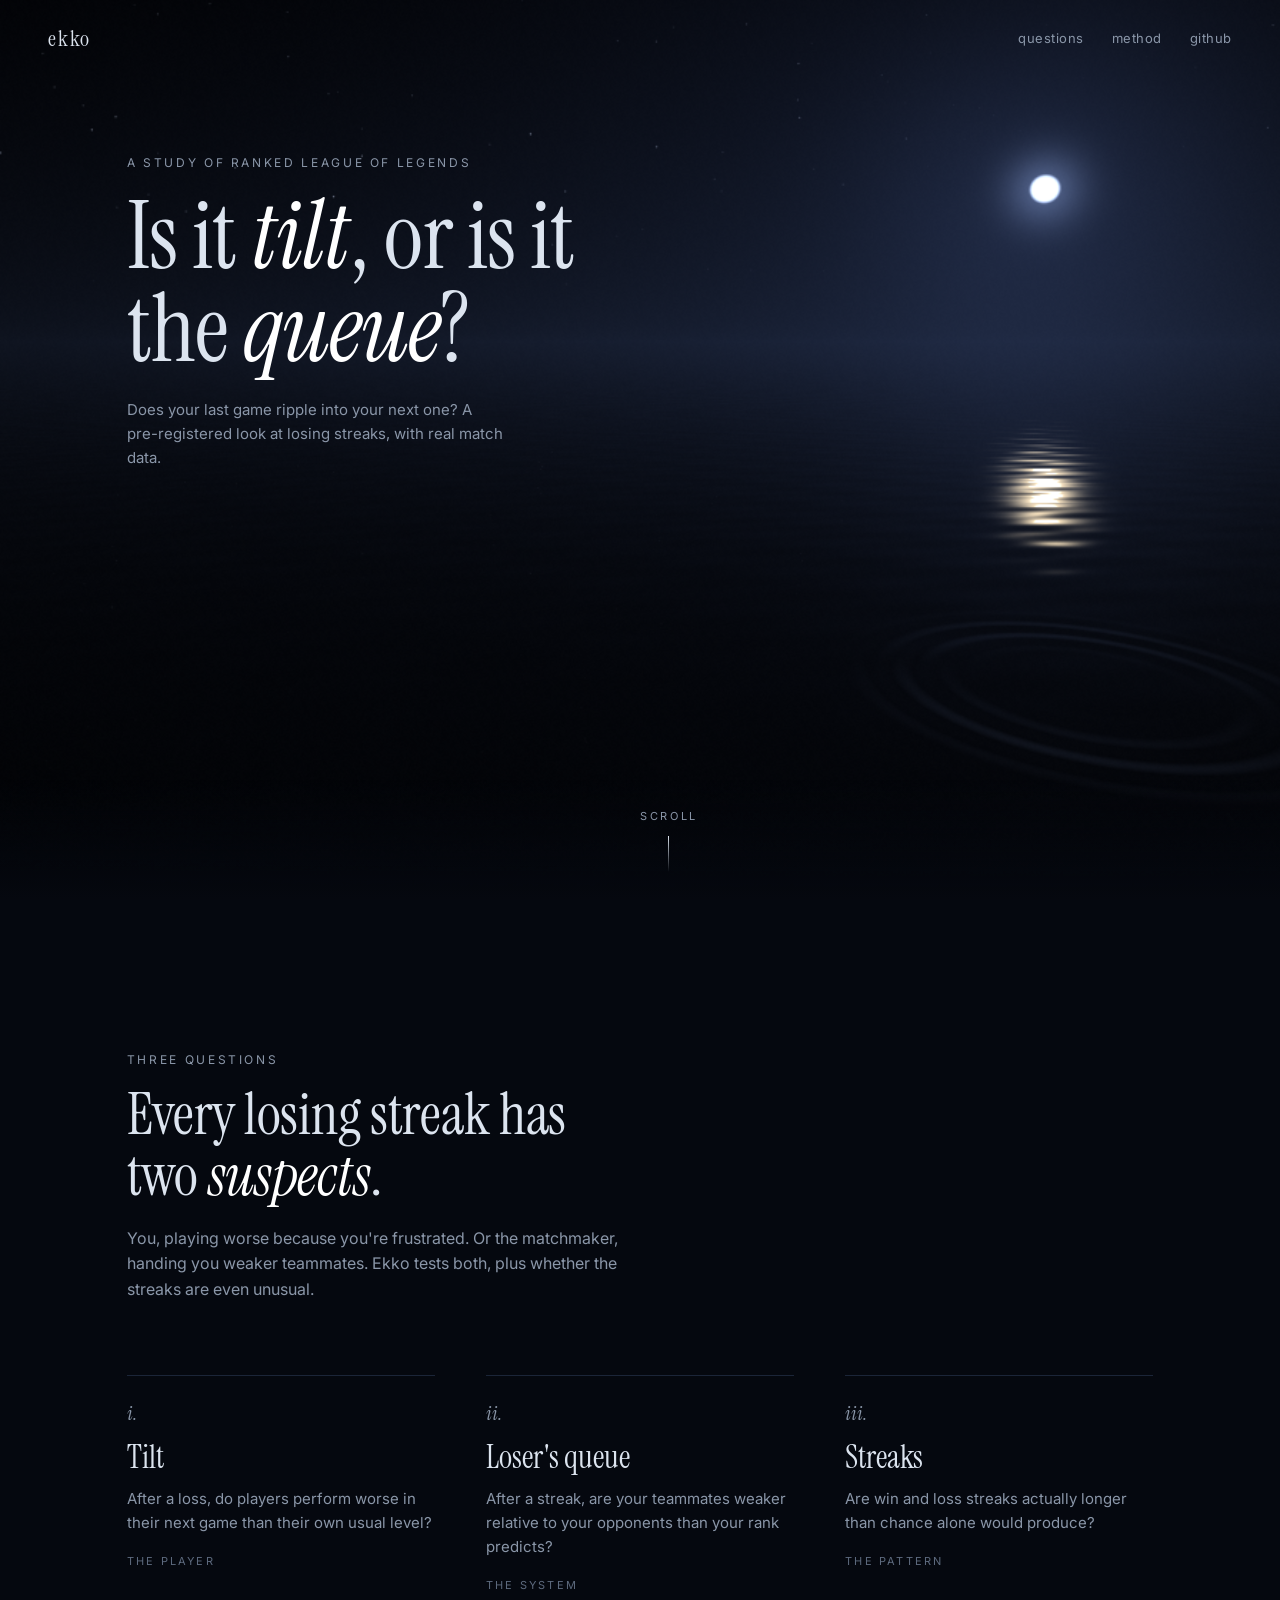
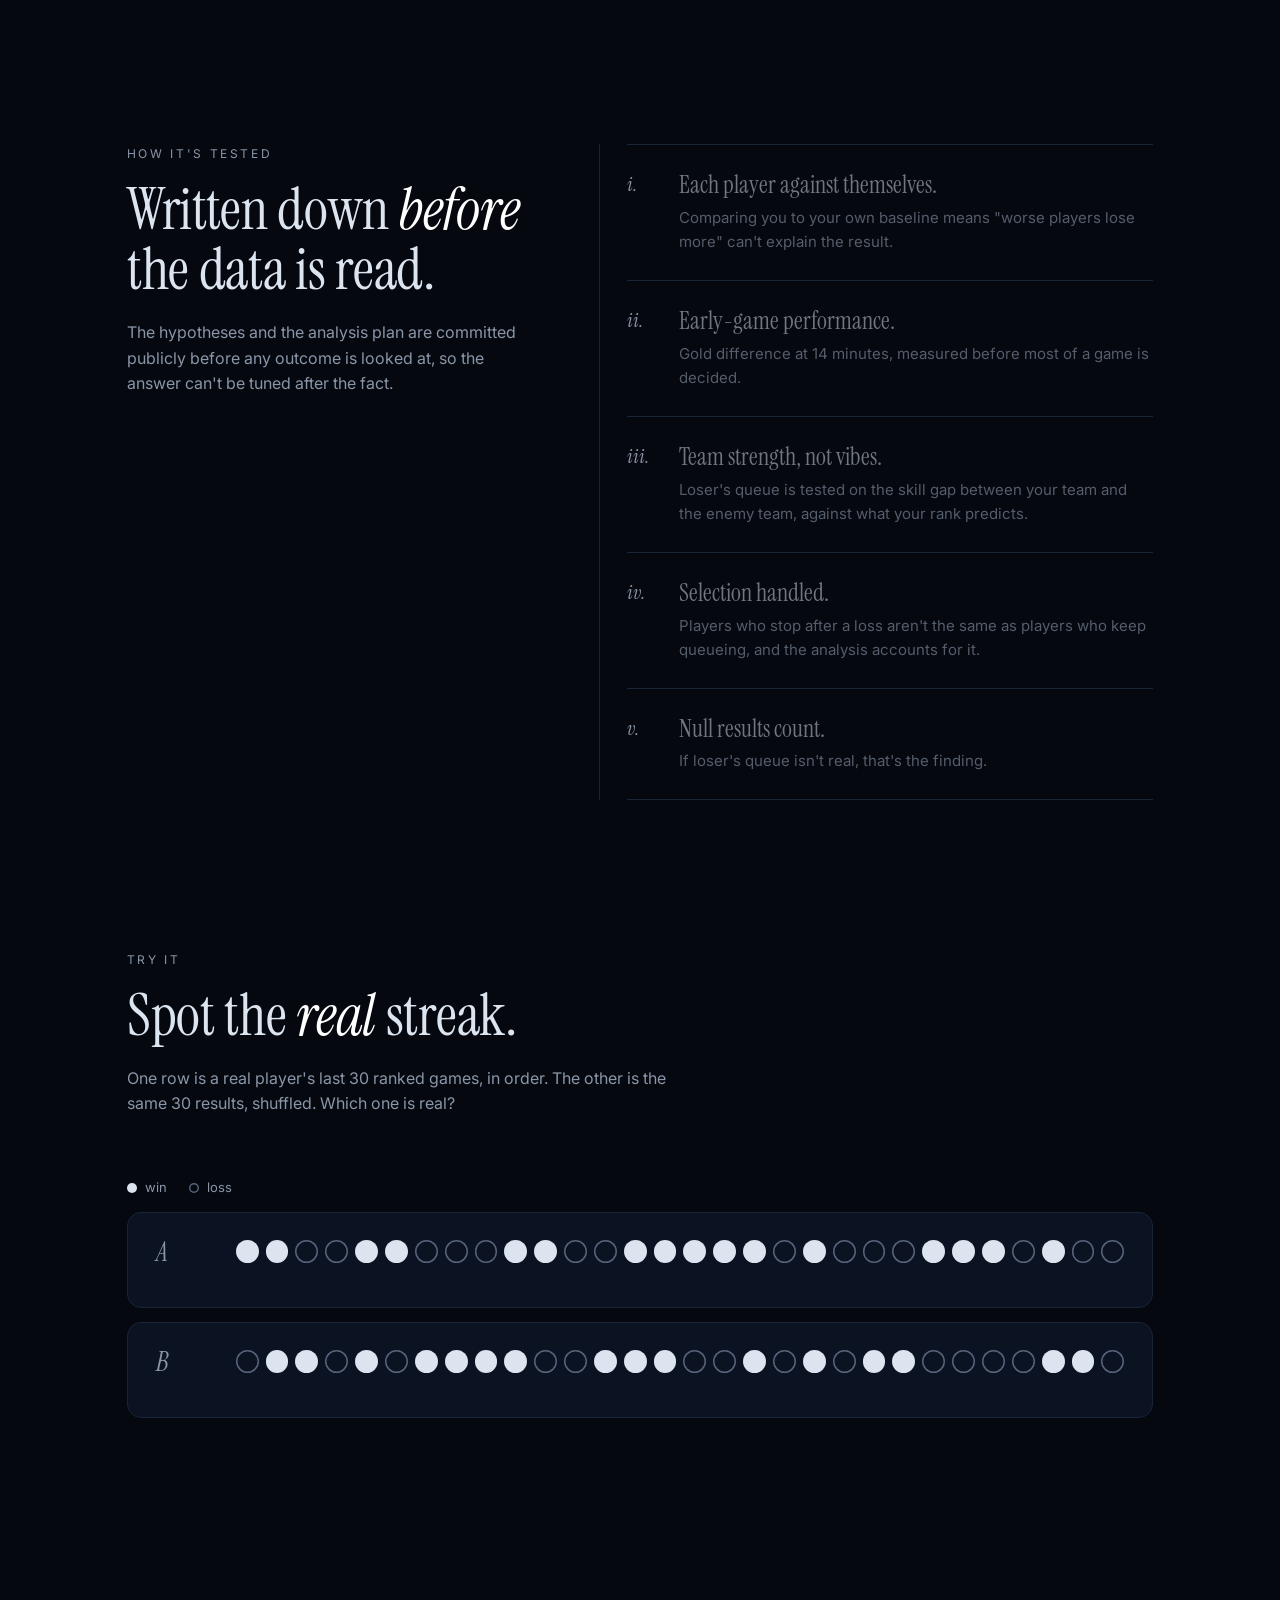
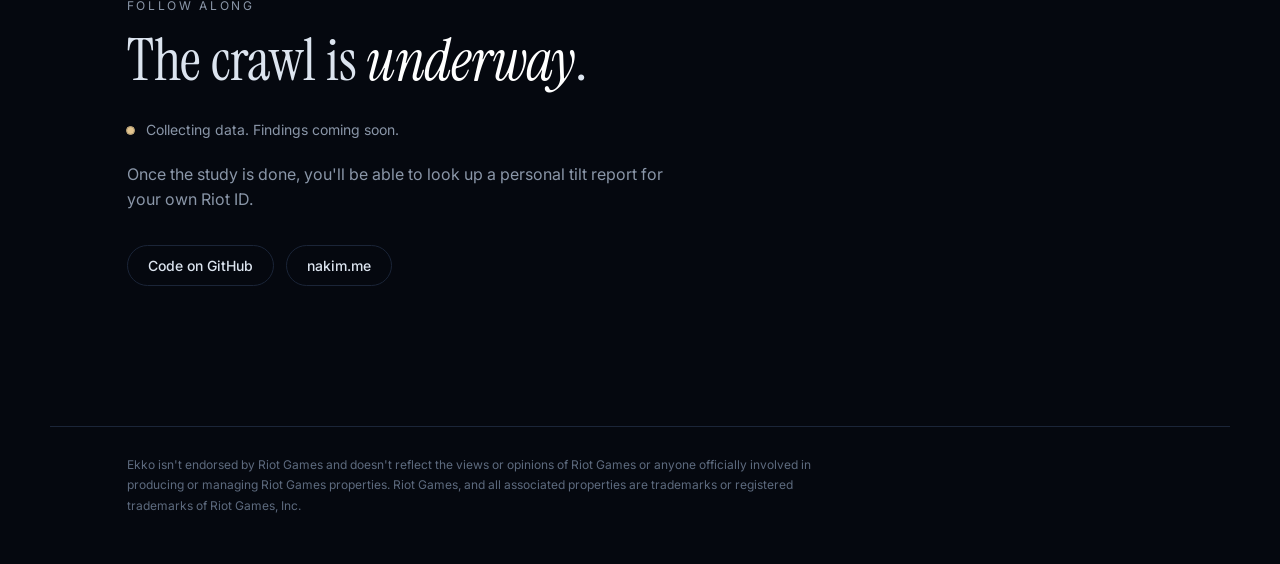
<file: app/web/index.html>
<!doctype html>
<html lang="en">
<head>
  <meta charset="utf-8">
  <meta name="viewport" content="width=device-width, initial-scale=1">
  <title>Ekko: Is It Tilt, or Is It the Queue?</title>
  <meta name="description" content="A pre-registered study of ranked League of Legends losing streaks: is it tilt, or is it the matchmaker?">
  <meta property="og:title" content="Ekko: Is it tilt, or is it the queue?">
  <meta property="og:description" content="A pre-registered study of ranked losing streaks with real Riot API data.">
  <meta name="theme-color" content="#05080f">
  <link rel="preconnect" href="https://fonts.googleapis.com">
  <link rel="preconnect" href="https://fonts.gstatic.com" crossorigin>
  <link href="https://fonts.googleapis.com/css2?family=Instrument+Serif:ital@0;1&family=Inter:wght@400;500&display=swap" rel="stylesheet">
  <style>
    :root {
      color-scheme: dark;
      --ink: #05080f;
      --night: #0b1222;
      --mist: #1b2538;
      --silver: #dce4ef;
      --muted: #8a96a8;
      --gold: #e3c58f;
      --gutter: clamp(16px, 6vw, 96px);
    }
    * { box-sizing: border-box; }
    html { background: var(--ink); scroll-behavior: smooth; }
    body { margin: 0; background: var(--ink); color: var(--silver); font: 15px/1.6 Inter, system-ui, sans-serif; overflow-x: hidden; }
    a { color: inherit; }
    em { font-style: italic; }

    /* ---------- Hero ---------- */
    .hero-wrap { position: relative; height: 100vh; height: 100svh; min-height: 560px; overflow: hidden; }
    canvas#water {
      position: absolute; inset: 0; width: 100%; height: 100%; display: block;
      background: linear-gradient(to bottom, #04060c 0%, #0d1424 38%, #070b15 39%, #03050a 100%);
    }
    .hero-wrap::after { /* water settles into the page */
      content: ""; position: absolute; left: 0; right: 0; bottom: 0; height: 120px; pointer-events: none;
      background: linear-gradient(to bottom, transparent, var(--ink));
    }
    nav {
      position: absolute; top: 0; left: 0; right: 0; z-index: 2;
      display: flex; justify-content: space-between; align-items: center; gap: 16px;
      padding: 24px clamp(16px, 4vw, 48px);
      font-size: 13px; letter-spacing: 0.04em; color: var(--muted);
    }
    nav .wordmark { font: 400 22px "Instrument Serif", serif; letter-spacing: 0.08em; color: var(--silver); text-decoration: none; }
    nav .links { display: flex; gap: clamp(14px, 3vw, 28px); }
    nav a { color: var(--muted); text-decoration: none; transition: color .3s; }
    nav a:hover { color: var(--silver); }
    @media (max-width: 520px) { nav .links .opt { display: none; } }
    .hero {
      position: relative; z-index: 1; height: 100%;
      display: flex; flex-direction: column; justify-content: flex-start;
      padding: clamp(110px, 17vh, 170px) var(--gutter) 0;
      padding-left: max(var(--gutter), calc((100% - 1180px) / 2 + var(--gutter)));
      pointer-events: none;
    }
    .hero .eyebrow { opacity: 0; animation: rise 1.6s .4s ease-out forwards; }
    h1 {
      margin: 18px 0 0; max-width: 11ch;
      font: 400 clamp(46px, 7.4vw, 104px)/0.98 "Instrument Serif", serif; letter-spacing: -0.01em;
      opacity: 0; animation: rise 2s .7s ease-out forwards;
    }
    h1 em { color: #fff; }
    .sub {
      margin: 22px 0 0; max-width: 42ch; color: var(--muted);
      opacity: 0; animation: rise 2s 1.1s ease-out forwards;
    }
    .cue {
      position: absolute; z-index: 2; left: 50%; bottom: 28px; transform: translateX(-50%);
      display: grid; justify-items: center; gap: 10px; text-decoration: none;
      font-size: 11px; letter-spacing: 0.24em; text-transform: uppercase; color: var(--muted);
      opacity: 0; animation: rise 2s 2s ease-out forwards;
    }
    .cue i { width: 1px; height: 36px; background: linear-gradient(var(--silver), transparent); animation: drip 2.4s ease-in-out infinite; transform-origin: top; }
    @keyframes rise { from { opacity: 0; transform: translateY(10px); } to { opacity: 1; transform: none; } }
    @keyframes drip { 0% { transform: scaleY(0); opacity: 1; } 60% { transform: scaleY(1); opacity: 1; } 100% { transform: scaleY(1); opacity: 0; } }

    /* ---------- Sections ---------- */
    .eyebrow { font-size: 12px; letter-spacing: 0.22em; text-transform: uppercase; color: var(--muted); }
    section { position: relative; max-width: 1180px; margin: 0 auto; padding: clamp(80px, 13vw, 150px) var(--gutter) 0; }
    h2 {
      margin: 16px 0 0; max-width: 18ch;
      font: 400 clamp(34px, 4.6vw, 58px)/1.04 "Instrument Serif", serif; letter-spacing: -0.005em;
    }
    h2 em { color: #fff; }
    /* A drop lands behind each heading as its section arrives: two rings, flattened like the hero's water. */
    h2 { position: relative; isolation: isolate; }
    .js .reveal h2::before, .js .reveal h2::after {
      content: ""; position: absolute; z-index: -1; pointer-events: none;
      left: -60px; top: 50%; width: 260px; height: 96px; margin-top: -48px;
      border-radius: 50%; border: 1px solid rgba(220, 228, 239, .75);
      opacity: 0; transform: scale(.15);
    }
    .js .reveal.in h2::before { animation: hring 3.4s .35s ease-out both; }
    .js .reveal.in h2::after { animation: hring 3.4s .95s ease-out both; }
    @keyframes hring {
      0% { opacity: 0; transform: scale(.15); }
      8% { opacity: .6; }
      100% { opacity: 0; transform: scale(1.8); }
    }
    .intro { margin: 20px 0 0; max-width: 54ch; color: var(--muted); font-size: 16px; }

    /* Three questions */
    .questions { display: grid; grid-template-columns: repeat(3, 1fr); gap: clamp(28px, 4vw, 56px); margin-top: clamp(48px, 6vw, 72px); }
    .q { border-top: 1px solid var(--mist); padding-top: 24px; }
    .q .num { font: italic 400 20px "Instrument Serif", serif; color: var(--muted); }
    .q h3 { margin: 14px 0 12px; font: 400 32px/1.1 "Instrument Serif", serif; }
    .q p { margin: 0; color: var(--muted); }
    .q .side { display: block; margin-top: 18px; font-size: 11px; letter-spacing: 0.2em; text-transform: uppercase; color: #5d6a7e; }
    @media (max-width: 820px) { .questions { grid-template-columns: 1fr; } }

    /* Method */
    .method { display: grid; grid-template-columns: minmax(0, 5fr) minmax(0, 7fr); gap: clamp(32px, 6vw, 96px); align-items: start; }
    .method .head { position: sticky; top: 64px; }
    .steps { position: relative; padding-left: 28px; }
    .drip { position: absolute; left: 0; top: 0; bottom: 0; width: 1px; background: var(--mist); }
    .drip i {
      position: absolute; inset: 0; transform-origin: top; transform: scaleY(var(--p, 0));
      background: linear-gradient(to bottom, rgba(220, 228, 239, .12), var(--silver));
    }
    .drip b {
      position: absolute; left: -2px; top: calc(var(--p, 0) * 100% - 2px); width: 5px; height: 5px; border-radius: 50%;
      background: var(--silver); box-shadow: 0 0 12px 2px rgba(220, 228, 239, .35);
      opacity: var(--tip, 0); transition: opacity .5s;
    }
    .js .steps li::before, .js .steps li strong, .js .steps li span { transition: color .7s, opacity .7s; }
    .js .steps li:not(.lit) strong { opacity: .5; }
    .js .steps li:not(.lit) span { opacity: .6; }
    .steps li.lit::before { color: var(--silver); }
    @media (max-width: 600px) { .steps { padding-left: 18px; } }
    .method ol { list-style: none; margin: 0; padding: 0; counter-reset: m; }
    .method li { counter-increment: m; display: grid; grid-template-columns: 44px 1fr; gap: 8px; padding: 26px 0; border-top: 1px solid var(--mist); }
    .method li:last-child { border-bottom: 1px solid var(--mist); }
    .method li::before { content: counter(m, lower-roman) "."; font: italic 400 20px/1.3 "Instrument Serif", serif; color: var(--muted); }
    .method li strong { display: block; font: 400 24px/1.2 "Instrument Serif", serif; color: var(--silver); margin-bottom: 6px; }
    .method li span { color: var(--muted); }
    @media (max-width: 820px) { .method { grid-template-columns: 1fr; } .method .head { position: static; } }

    /* Spot the real streak */
    .game { margin-top: clamp(40px, 5vw, 60px); display: grid; gap: 14px; }
    .row {
      display: grid; grid-template-columns: 64px 1fr; align-items: center; gap: 16px;
      width: 100%; padding: 22px clamp(16px, 2.4vw, 28px); text-align: left;
      background: var(--night); border: 1px solid var(--mist); border-radius: 14px;
      color: inherit; font: inherit; cursor: pointer;
      transition: border-color .4s, background .4s, box-shadow .6s;
    }
    .row:hover:not(:disabled) { border-color: #33415a; background: #0e1629; }
    .row:focus-visible { outline: 1px solid var(--silver); outline-offset: 3px; }
    .row:disabled { cursor: default; }
    .row .label { font: italic 400 26px "Instrument Serif", serif; color: var(--muted); }
    .pips { display: grid; grid-template-columns: repeat(30, minmax(0, 1fr)); gap: clamp(3px, 0.6vw, 7px); }
    .pips { position: relative; }
    .pip { position: relative; aspect-ratio: 1; border-radius: 50%; transition: background-color .5s, box-shadow .5s; }
    .pip.w { background: var(--silver); }
    .pip.l { box-shadow: inset 0 0 0 1.5px #56637a; }
    /* Deal: results fall in like rain, each with a small ring. Held until the game scrolls into view. */
    .pip.drop { animation: pipdrop .55s cubic-bezier(.2, .7, .3, 1) calc(var(--i) * 32ms) both; }
    .pip.drop::after {
      content: ""; position: absolute; inset: 0; border-radius: 50%; border: 1px solid var(--silver);
      animation: pipring .9s ease-out calc(var(--i) * 32ms + .3s) both;
    }
    .game:not(.live) .pip, .game:not(.live) .pip::after { animation-play-state: paused; }
    @keyframes pipdrop { from { opacity: 0; transform: translateY(-14px) scale(.5); } to { opacity: 1; transform: none; } }
    @keyframes pipring { 0% { opacity: 0; } 1% { opacity: .5; transform: scale(1); } 100% { opacity: 0; transform: scale(2.4); } }
    /* Reveal: a gold wave runs along the real row. */
    .row.real .pip { transition-delay: calc(var(--i) * 28ms); animation: glint .8s ease-out calc(var(--i) * 28ms) both; }
    .row.real .pip.l { box-shadow: inset 0 0 0 1.5px rgba(227, 197, 143, .55); }
    @keyframes glint { 0%, 100% { transform: none; } 35% { transform: scale(1.3); filter: brightness(1.5); } }
    .streak {
      position: absolute; height: 1.5px; border-radius: 1px; background: var(--muted);
      transform: scaleX(0); transform-origin: left; transition: transform .9s cubic-bezier(.3, .7, .3, 1) var(--delay, 0s);
    }
    .streak.on { transform: scaleX(1); }
    .row.real .streak { background: var(--gold); }
    .row .verdict { grid-column: 2; min-height: 0; font-size: 13px; color: var(--muted); opacity: 0; transition: opacity .6s; }
    .row.revealed .verdict { opacity: 1; }
    .row.real { border-color: rgba(227, 197, 143, .55); box-shadow: 0 0 40px -12px rgba(227, 197, 143, .25); }
    .row.real .label, .row.real .verdict b { color: var(--gold); }
    .row.real .pip.w { background: #f1e3c4; }
    .row .verdict b { font-weight: 500; color: var(--silver); }
    @media (max-width: 600px) {
      .row { grid-template-columns: 1fr; gap: 12px; }
      .row .verdict { grid-column: 1; }
      .pips { grid-template-columns: repeat(15, minmax(0, 1fr)); row-gap: 12px; }
    }
    .legend { display: flex; flex-wrap: wrap; gap: 22px; align-items: center; font-size: 13px; color: var(--muted); }
    .legend .pip { width: 10px; display: inline-block; vertical-align: -1px; margin-right: 8px; }
    .result { margin-top: 26px; display: grid; grid-template-columns: minmax(0, 1fr) auto; gap: 24px; align-items: start; }
    .result p { margin: 0; max-width: 62ch; color: var(--muted); }
    .result p strong { color: var(--silver); font-weight: 500; }
    .result[hidden] { display: none; }
    .button {
      display: inline-flex; align-items: center; gap: 10px; padding: 11px 20px;
      border: 1px solid var(--mist); border-radius: 999px; background: transparent;
      color: var(--silver); font: 500 14px Inter, system-ui, sans-serif; text-decoration: none; cursor: pointer;
      transition: border-color .3s, background .3s; white-space: nowrap;
    }
    .button:hover { border-color: #3a4862; background: rgba(27, 37, 56, .4); }
    .button:focus-visible { outline: 1px solid var(--silver); outline-offset: 3px; }
    .tally { margin-top: 14px; font-size: 13px; color: #5d6a7e; }
    @media (max-width: 600px) { .result { grid-template-columns: 1fr; } }

    /* Follow along */
    .follow { padding-bottom: clamp(90px, 12vw, 140px); }
    .status { display: inline-flex; align-items: center; gap: 12px; margin-top: 28px; font-size: 14px; color: var(--muted); }
    .status i { position: relative; width: 7px; height: 7px; border-radius: 50%; background: var(--gold); }
    .status i::after { content: ""; position: absolute; inset: -1px; border-radius: 50%; border: 1px solid var(--gold); animation: ring 3.2s ease-out infinite; }
    @keyframes ring { from { transform: scale(1); opacity: .8; } to { transform: scale(4.2); opacity: 0; } }
    .follow .links { display: flex; flex-wrap: wrap; gap: 12px; margin-top: 32px; }

    footer {
      max-width: 1180px; margin: 0 auto; padding: 28px var(--gutter) 48px;
      border-top: 1px solid var(--mist); color: #5d6a7e; font-size: 12px; line-height: 1.7;
    }
    footer p { margin: 0; max-width: 90ch; }

    /* Scroll reveals (only when JS is running, so content never stays hidden) */
    .js .reveal { opacity: 0; transform: translateY(14px); transition: opacity 1.4s ease-out, transform 1.4s ease-out; }
    .js .reveal.in { opacity: 1; transform: none; }

    @media (prefers-reduced-motion: reduce) {
      html { scroll-behavior: auto; }
      .hero .eyebrow, h1, .sub, .cue { animation: none; opacity: 1; }
      .cue i, .status i::after { animation: none; }
      .js .reveal { opacity: 1; transform: none; transition: none; }
      .js .reveal h2::before, .js .reveal h2::after { display: none; }
      .row.real .pip { animation: none; transition-delay: 0s; }
    }
  </style>
</head>
<body>
  <script>document.documentElement.classList.add("js");</script>
  <header class="hero-wrap">
    <canvas id="water" aria-hidden="true"></canvas>
    <nav>
      <a class="wordmark" href="#">ekko</a>
      <div class="links">
        <a class="opt" href="#questions">questions</a>
        <a class="opt" href="#method">method</a>
        <a href="https://github.com/nakim12/ekko">github</a>
      </div>
    </nav>
    <div class="hero">
      <div class="eyebrow">A study of ranked League of Legends</div>
      <h1>Is it <em>tilt</em>, or is it the <em>queue</em>?</h1>
      <p class="sub">Does your last game ripple into your next one? A pre-registered look at losing streaks, with real match data.</p>
    </div>
    <a class="cue" href="#questions">scroll<i></i></a>
  </header>

  <main>
    <section id="questions">
      <div class="reveal">
        <div class="eyebrow">Three questions</div>
        <h2>Every losing streak has two <em>suspects</em>.</h2>
        <p class="intro">You, playing worse because you're frustrated. Or the matchmaker, handing you weaker teammates. Ekko tests both, plus whether the streaks are even unusual.</p>
      </div>
      <div class="questions">
        <article class="q reveal">
          <div class="num">i.</div>
          <h3>Tilt</h3>
          <p>After a loss, do players perform worse in their next game than their own usual level?</p>
          <span class="side">The player</span>
        </article>
        <article class="q reveal">
          <div class="num">ii.</div>
          <h3>Loser's queue</h3>
          <p>After a streak, are your teammates weaker relative to your opponents than your rank predicts?</p>
          <span class="side">The system</span>
        </article>
        <article class="q reveal">
          <div class="num">iii.</div>
          <h3>Streaks</h3>
          <p>Are win and loss streaks actually longer than chance alone would produce?</p>
          <span class="side">The pattern</span>
        </article>
      </div>
    </section>

    <section id="method" class="method">
      <div class="head reveal">
        <div class="eyebrow">How it's tested</div>
        <h2>Written down <em>before</em> the data is read.</h2>
        <p class="intro">The hypotheses and the analysis plan are committed publicly before any outcome is looked at, so the answer can't be tuned after the fact.</p>
      </div>
      <div class="steps">
      <span class="drip" aria-hidden="true"><i></i><b></b></span>
      <ol>
        <li class="reveal"><div><strong>Each player against themselves.</strong><span>Comparing you to your own baseline means "worse players lose more" can't explain the result.</span></div></li>
        <li class="reveal"><div><strong>Early-game performance.</strong><span>Gold difference at 14 minutes, measured before most of a game is decided.</span></div></li>
        <li class="reveal"><div><strong>Team strength, not vibes.</strong><span>Loser's queue is tested on the skill gap between your team and the enemy team, against what your rank predicts.</span></div></li>
        <li class="reveal"><div><strong>Selection handled.</strong><span>Players who stop after a loss aren't the same as players who keep queueing, and the analysis accounts for it.</span></div></li>
        <li class="reveal"><div><strong>Null results count.</strong><span>If loser's queue isn't real, that's the finding.</span></div></li>
      </ol>
      </div>
    </section>

    <section id="streak">
      <div class="reveal">
        <div class="eyebrow">Try it</div>
        <h2>Spot the <em>real</em> streak.</h2>
        <p class="intro">One row is a real player's last 30 ranked games, in order. The other is the same 30 results, shuffled. Which one is real?</p>
      </div>
      <div class="game reveal" id="game">
        <div class="legend"><span><span class="pip w"></span>win</span><span><span class="pip l"></span>loss</span></div>
        <button class="row" data-i="0" type="button"><span class="label">A</span><span class="pips"></span><span class="verdict"></span></button>
        <button class="row" data-i="1" type="button"><span class="label">B</span><span class="pips"></span><span class="verdict"></span></button>
        <div class="result" hidden>
          <p></p>
          <button class="button" type="button" id="again">Another player</button>
        </div>
        <div class="tally" aria-live="polite"></div>
      </div>
    </section>

    <section class="follow reveal">
      <div class="eyebrow">Follow along</div>
      <h2>The crawl is <em>underway</em>.</h2>
      <div class="status"><i></i>Collecting data. Findings coming soon.</div>
      <p class="intro">Once the study is done, you'll be able to look up a personal tilt report for your own Riot ID.</p>
      <div class="links">
        <a class="button" href="https://github.com/nakim12/ekko">Code on GitHub</a>
        <a class="button" href="https://nakim.me">nakim.me</a>
      </div>
    </section>
  </main>

  <footer>
    <p>Ekko isn't endorsed by Riot Games and doesn't reflect the views or opinions of Riot Games or anyone officially involved in producing or managing Riot Games properties. Riot Games, and all associated properties are trademarks or registered trademarks of Riot Games, Inc.</p>
  </footer>

  <script>
  (() => {
    const canvas = document.getElementById("water");
    const gl = canvas.getContext("webgl", { antialias: false, premultipliedAlpha: false });
    if (!gl) return; // CSS gradient fallback stays visible

    const MAX_DROPS = 16;
    const vert = `
      attribute vec2 p;
      void main() { gl_Position = vec4(p, 0.0, 1.0); }`;
    const frag = `
      precision highp float;
      uniform vec2 uRes;
      uniform float uTime;
      uniform float uHorizon;
      uniform vec4 uDrops[${MAX_DROPS}]; // x, z, impact time, amplitude
      uniform vec4 uMeteorPath;           // start uv, impact uv
      uniform vec2 uMeteor;               // start time, duration

      const vec3 MOON = vec3(0.45, 0.17, 1.0);

      float hash(vec2 p) { return fract(sin(dot(p, vec2(12.9898, 78.233))) * 43758.5453); }

      // Sparse, faint stars. Most are dim; a few are brighter. They twinkle slowly.
      float stars(vec3 d) {
        if (d.y <= 0.0) return 0.0;
        vec2 sp = d.xy / d.z * 70.0;
        vec2 cell = floor(sp);
        float h = hash(cell);
        if (h < 0.965) return 0.0;
        vec2 pos = vec2(hash(cell + 3.1), hash(cell + 7.7)) * 0.7 + 0.15;
        float core = smoothstep(0.13, 0.0, length(fract(sp) - pos));
        float b = (h - 0.965) / 0.035;
        float twinkle = 0.75 + 0.25 * sin(uTime * (0.6 + 1.8 * hash(cell + 1.3)) + h * 60.0);
        float lift = smoothstep(0.03, 0.26, d.y / d.z);
        return core * (0.18 + 0.8 * b * b) * twinkle * lift;
      }

      vec3 sky(vec3 d, float starAmount) {
        float e = clamp(d.y, 0.0, 1.0);
        vec3 horizon = vec3(0.070, 0.094, 0.150);
        vec3 top = vec3(0.012, 0.018, 0.036);
        vec3 c = mix(horizon, top, pow(clamp(e * 2.6, 0.0, 1.0), 0.55));
        vec3 m = normalize(MOON);
        float md = max(dot(normalize(d), m), 0.0);
        c += vec3(0.80, 0.84, 0.90) * smoothstep(0.99988, 0.99994, md);
        c += vec3(0.50, 0.57, 0.72) * pow(md, 1500.0) * 0.45;
        c += vec3(0.18, 0.23, 0.36) * pow(md, 60.0) * 0.30;
        c += vec3(0.09, 0.12, 0.20) * pow(md, 6.0) * 0.45;
        c += vec3(0.82, 0.86, 0.94) * stars(d) * starAmount * (1.0 - pow(md, 25.0));
        return c;
      }

      // Background swell: always moving, never lit, so the lake reads as calm.
      float swell(vec2 p) {
        float h = 0.0010 * sin(dot(p, vec2(0.6, 1.0)) * 9.0 - uTime * 0.9);
        h += 0.0007 * sin(dot(p, vec2(-0.8, 0.6)) * 14.0 - uTime * 1.2);
        h += 0.0004 * sin(dot(p, vec2(0.2, -1.0)) * 25.0 + uTime * 1.7);
        return h;
      }

      // Rings from drops and the cursor.
      float ripples(vec2 p) {
        float h = 0.0;
        for (int i = 0; i < ${MAX_DROPS}; i++) {
          vec4 d = uDrops[i];
          float age = uTime - d.z;
          if (d.w <= 0.0 || age < 0.0 || age > 9.0) continue;
          float r = length(p - d.xy);
          float s = r - 0.40 * age;
          float w = 0.05 + 0.07 * age;
          float k = 58.0 / (1.0 + 0.22 * age);
          h += d.w * exp(-s * s / (w * w)) * sin(k * s) * exp(-0.5 * age) / (1.0 + 4.0 * r);
        }
        return h;
      }

      void main() {
        vec2 uv = gl_FragCoord.xy / uRes;
        float aspect = uRes.x / uRes.y;
        vec3 ray = vec3((uv.x - 0.5) * aspect, uv.y - uHorizon, 1.0);
        vec3 col;

        if (ray.y >= 0.0) {
          col = sky(ray, 1.0);
        } else {
          float t = 1.0 / -ray.y;               // camera at height 1 above the water
          vec2 p = vec2(ray.x * t, t);          // world x, z on the water plane
          float e = 0.004;
          float fade = exp(-0.07 * t);
          float s0 = swell(p), r0 = ripples(p);
          vec2 gs = vec2(swell(p + vec2(e, 0.0)) - s0, swell(p + vec2(0.0, e)) - s0) / e;
          vec2 gr = vec2(ripples(p + vec2(e, 0.0)) - r0, ripples(p + vec2(0.0, e)) - r0) / e;
          gs *= fade; gr *= fade;
          vec2 g = gs + gr;
          vec3 n = normalize(vec3(-g.x, 1.0, -g.y));
          vec3 v = normalize(ray);
          vec3 rd = reflect(v, n);
          rd.y = abs(rd.y);
          float fres = 0.02 + 0.98 * pow(1.0 - max(dot(-v, n), 0.0), 5.0);
          vec3 deep = vec3(0.008, 0.013, 0.026);
          col = mix(deep, sky(rd, 0.55), fres);
          // Art-directed sheen: ring faces turned toward the moon catch a little light,
          // so rings stay readable outside the moonlight.
          vec2 toMoon = normalize(vec2(0.45, 1.0));
          float facing = -dot(gr, toMoon);
          col += vec3(0.48, 0.56, 0.72) * clamp(facing * 1.9, 0.0, 0.36);
          col += vec3(0.30, 0.36, 0.50) * clamp(length(gr) * 0.5, 0.0, 0.10);
          col *= 1.0 - clamp(-facing * 1.2, 0.0, 0.4);
          float glint = pow(max(dot(normalize(rd), normalize(MOON)), 0.0), 2600.0);
          col += vec3(0.95, 0.82, 0.58) * glint * 1.4;
          float fog = 1.0 - exp(-t * 0.045);
          col = mix(col, sky(vec3(ray.x, 0.002, 1.0), 0.0), fog * 0.55);
        }

        float px = uRes.y / 630.0; // keep sizes consistent across screens

        // Impact flashes: a brief point of light where the water is touched.
        for (int i = 0; i < ${MAX_DROPS}; i++) {
          vec4 d = uDrops[i];
          float age = uTime - d.z;
          if (d.w < 0.004 || age < 0.0 || age > 0.6) continue;
          vec2 s = vec2(0.5 + d.x / (aspect * d.y), uHorizon - 1.0 / d.y);
          vec2 q = (uv - s) * uRes / px;
          float big = step(0.009, d.w);
          float size = (1.5 + 4.0 / d.y) * (1.0 + age * 5.0) * (1.0 + big);
          float glow = exp(-(q.x * q.x) / (size * size) - (q.y * q.y) / (size * size * 0.35));
          vec3 tint = mix(vec3(0.80, 0.86, 0.96), vec3(1.0, 0.84, 0.56), big);
          col += tint * glow * exp(-age * (9.0 - 5.0 * big)) * (0.7 + big);
        }

        // Shooting star: accelerates along its path, a fading gold-white tail behind the head.
        float mt = (uTime - uMeteor.x) / uMeteor.y;
        if (mt > 0.0 && mt < 1.0) {
          vec2 p0 = uMeteorPath.xy * uRes, p1 = uMeteorPath.zw * uRes;
          vec2 dir = normalize(p1 - p0);
          vec2 head = mix(p0, p1, mt * mt);
          vec2 rel = gl_FragCoord.xy - head;
          float along = -dot(rel, dir);
          float perp = abs(rel.x * dir.y - rel.y * dir.x) / px;
          float tail = 210.0 * px * (0.35 + 0.65 * mt);
          float fadeIn = smoothstep(0.0, 0.12, mt);
          if (along > -2.0 * px && along < tail) {
            float f = 1.0 - clamp(along / tail, 0.0, 1.0);
            col += vec3(1.0, 0.90, 0.72) * exp(-perp * perp / (0.6 + 1.6 * f)) * f * f * 0.9 * fadeIn;
          }
          col += vec3(1.0, 0.95, 0.85) * exp(-dot(rel, rel) / (10.0 * px * px)) * 1.2 * fadeIn;
        }

        vec2 c = uv - 0.5;
        col *= 1.0 - dot(c, c) * 0.55;
        col += (hash(gl_FragCoord.xy + fract(uTime)) - 0.5) / 255.0 * 2.0;
        gl_FragColor = vec4(col, 1.0);
      }`;

    function compile(type, src) {
      const s = gl.createShader(type);
      gl.shaderSource(s, src); gl.compileShader(s);
      if (!gl.getShaderParameter(s, gl.COMPILE_STATUS)) throw new Error(gl.getShaderInfoLog(s));
      return s;
    }
    const prog = gl.createProgram();
    gl.attachShader(prog, compile(gl.VERTEX_SHADER, vert));
    gl.attachShader(prog, compile(gl.FRAGMENT_SHADER, frag));
    gl.linkProgram(prog);
    gl.useProgram(prog);

    gl.bindBuffer(gl.ARRAY_BUFFER, gl.createBuffer());
    gl.bufferData(gl.ARRAY_BUFFER, new Float32Array([-1, -1, 3, -1, -1, 3]), gl.STATIC_DRAW);
    const loc = gl.getAttribLocation(prog, "p");
    gl.enableVertexAttribArray(loc);
    gl.vertexAttribPointer(loc, 2, gl.FLOAT, false, 0, 0);

    const uRes = gl.getUniformLocation(prog, "uRes");
    const uTime = gl.getUniformLocation(prog, "uTime");
    const uHorizon = gl.getUniformLocation(prog, "uHorizon");
    const uDrops = gl.getUniformLocation(prog, "uDrops");
    const uMeteorPath = gl.getUniformLocation(prog, "uMeteorPath");
    const uMeteor = gl.getUniformLocation(prog, "uMeteor");

    const drops = new Float32Array(MAX_DROPS * 4);
    let slot = 0;
    const addDrop = (x, z, at, amp) => {
      drops.set([x, z, at, amp], slot * 4);
      slot = (slot + 1) % MAX_DROPS;
    };

    let horizon = 0.62, W = 1, H = 1;
    const resize = () => {
      const scale = Math.min(devicePixelRatio || 1, 1.5) * 0.7; // water is soft; render below native and upscale
      W = canvas.clientWidth; H = canvas.clientHeight;
      canvas.width = Math.round(W * scale);
      canvas.height = Math.round(H * scale);
      gl.viewport(0, 0, canvas.width, canvas.height);
      horizon = W < 700 ? 0.5 : 0.62;
    };
    resize();
    addEventListener("resize", resize);

    const reduce = matchMedia("(prefers-reduced-motion: reduce)").matches;
    const start = performance.now();
    const now = () => (performance.now() - start) / 1000;

    // Rain: a drop every few seconds, mostly near the moon's reflection.
    let nextDrop = 0.8;
    const scheduleRain = (t) => {
      while (t > nextDrop) {
        const z = 2.0 + Math.random() * 2.2;
        const x = 0.45 * z + (Math.random() - 0.5) * 1.3;
        addDrop(x, z, nextDrop, 0.006);
        nextDrop += 2.6 + Math.random() * 1.8;
      }
    };

    // Shooting star: rare. Once early so first-time visitors see it, then every 25-40 s.
    const meteorPath = new Float32Array(4);
    const meteorTime = new Float32Array([-100, 1]);
    let nextMeteor = 6;
    const scheduleMeteor = (t) => {
      if (t < nextMeteor) return;
      const aspect = W / H;
      const z = 3.5 + Math.random() * 1.5;
      const sx = 0.6 + Math.random() * 0.25;
      const x = (sx - 0.5) * aspect * z;
      const end = [sx, horizon - 1 / z];
      const startPt = [Math.max(0.05, sx - 0.24 - Math.random() * 0.12), Math.min(0.97, horizon + 0.3)];
      meteorPath.set([...startPt, ...end]);
      const duration = 1.1;
      meteorTime.set([t, duration]);
      addDrop(x, z, t + duration, 0.011);
      nextMeteor = t + 25 + Math.random() * 15;
    };

    // Cursor ripples
    const toWater = (cx, cy) => {
      const r = canvas.getBoundingClientRect();
      const sx = (cx - r.left) / r.width, sy = 1 - (cy - r.top) / r.height;
      if (sx < 0 || sx > 1 || sy < 0) return null;
      if (sy > horizon - 0.02) return null;
      const z = 1 / (horizon - sy);
      return [(sx - 0.5) * (W / H) * z, z];
    };
    let last = null, lastAt = 0;
    addEventListener("pointermove", (e) => {
      const w = toWater(e.clientX, e.clientY);
      const t = now();
      if (!w || t - lastAt < 0.07) return;
      if (last && Math.hypot(w[0] - last[0], w[1] - last[1]) < 0.08) return;
      addDrop(w[0], w[1], t, 0.0018);
      last = w; lastAt = t;
    });
    addEventListener("pointerdown", (e) => {
      const w = toWater(e.clientX, e.clientY);
      if (w) addDrop(w[0], w[1], now(), 0.006);
    });

    const draw = (t) => {
      gl.uniform2f(uRes, canvas.width, canvas.height);
      gl.uniform1f(uTime, t);
      gl.uniform1f(uHorizon, horizon);
      gl.uniform4fv(uDrops, drops);
      gl.uniform4fv(uMeteorPath, meteorPath);
      gl.uniform2fv(uMeteor, meteorTime);
      gl.drawArrays(gl.TRIANGLES, 0, 3);
    };

    if (reduce) {
      addDrop(0.95, 2.6, -1.4, 0.006);
      draw(0);
      addEventListener("resize", () => draw(0));
      return;
    }
    // Only animate while the water is on screen.
    let visible = true, running = false;
    const frame = () => {
      if (!visible) { running = false; return; }
      const t = now();
      scheduleRain(t);
      scheduleMeteor(t);
      draw(t);
      requestAnimationFrame(frame);
    };
    const run = () => { if (!running) { running = true; requestAnimationFrame(frame); } };
    new IntersectionObserver(([e]) => { visible = e.isIntersecting; if (visible) run(); }).observe(canvas);
    run();
  })();
  </script>

  <script>
  // Gentle scroll reveals.
  (() => {
    const els = document.querySelectorAll(".reveal");
    if (!("IntersectionObserver" in window)) { els.forEach((el) => el.classList.add("in")); return; }
    const io = new IntersectionObserver((entries) => {
      for (const e of entries) if (e.isIntersecting) { e.target.classList.add("in"); io.unobserve(e.target); }
    }, { rootMargin: "0px 0px -12% 0px" });
    els.forEach((el) => io.observe(el));
  })();

  // How it's tested: a drip line grows with scroll and lights each step as it passes.
  (() => {
    const steps = document.querySelector(".steps");
    const drip = steps.querySelector(".drip");
    const items = [...steps.querySelectorAll("li")];
    if (matchMedia("(prefers-reduced-motion: reduce)").matches) {
      drip.style.setProperty("--p", 1);
      items.forEach((li) => li.classList.add("lit"));
      return;
    }
    let queued = false;
    const update = () => {
      queued = false;
      const r = steps.getBoundingClientRect();
      const p = Math.min(1, Math.max(0, (innerHeight * 0.62 - r.top) / r.height));
      drip.style.setProperty("--p", p.toFixed(4));
      drip.style.setProperty("--tip", p > 0 && p < 1 ? 1 : 0);
      const tip = r.top + p * r.height;
      items.forEach((li) => li.classList.toggle("lit", li.getBoundingClientRect().top + 30 <= tip));
    };
    const queue = () => { if (!queued) { queued = true; requestAnimationFrame(update); } };
    addEventListener("scroll", queue, { passive: true });
    addEventListener("resize", queue);
    update();
  })();

  // Spot the real streak. Each sequence is a real player's last 30 ranked games, oldest first,
  // drawn at random from the Phase 0 sample (W/L only; no identifiers).
  // A round: the same results rain in sorted (wins, then losses), then both rows rearrange at once,
  // one into the real order and one into a shuffle, so the motion never gives the answer away.
  (() => {
    const REAL = [
      { tier: "Diamond", seq: "LLWLWWLWWWWWLLLWWWLWLWLWWLWLWL" },
      { tier: "Iron", seq: "WWLLWLLWLLLLLLLWLLLWWLLLWLLLWL" },
      { tier: "Bronze", seq: "WWLLWWLLLWWLLWWWWWLWLLLWWWLWLL" },
      { tier: "Gold", seq: "LWWWWLWLWLWLLWWLLWLLLWLWLLLWWL" },
      { tier: "Challenger", seq: "LWWLLLWWWLLLWWWLLLWLLLWLWLLWWW" },
      { tier: "Platinum", seq: "LWLLLWLLWLWWLLLLWWWLWLLLLLWLWL" },
      { tier: "Diamond", seq: "WWLLWWWLWWWWWLWWWLWWWLLWLWLLLW" },
      { tier: "Silver", seq: "WLLLLWWLLWWLLLWLLLLWWWLLLLWLLL" },
    ];
    const reduce = matchMedia("(prefers-reduced-motion: reduce)").matches;
    const game = document.getElementById("game");
    const rows = [...game.querySelectorAll(".row")];
    const result = game.querySelector(".result");
    const tallyEl = game.querySelector(".tally");
    const order = [...REAL.keys()].sort(() => Math.random() - 0.5);
    let round = 0, realIdx = 0, current = null, right = 0, played = 0, revealed = false, timers = [], pending = null;

    const later = (ms, fn) => timers.push(setTimeout(fn, ms));
    const shuffleArr = (a) => {
      for (let i = a.length - 1; i > 0; i--) { const j = Math.floor(Math.random() * (i + 1)); [a[i], a[j]] = [a[j], a[i]]; }
      return a;
    };
    const shuffled = (s) => { let out; do { out = shuffleArr(s.split("")).join(""); } while (out === s); return out; };
    const longestRun = (s, ch) => { // [start, length] of the first longest run of ch
      let best = [0, 0], start = 0;
      for (let i = 0; i <= s.length; i++) {
        if (i === s.length || s[i] !== ch) { if (i - start > best[1]) best = [start, i - start]; start = i + 1; }
      }
      return best;
    };
    const pipsHTML = (s, cls) => [...s].map((c, i) => `<span class="pip ${c === "W" ? "w" : "l"}${cls}" style="--i:${i}"></span>`).join("");
    const label = (row, s) => row.setAttribute("aria-label",
      `Row ${row.dataset.i === "0" ? "A" : "B"}: ${[...s].map((c) => (c === "W" ? "win" : "loss")).join(", ")}`);

    // Start animations only once the game is on screen.
    const whenLive = (fn) => (game.classList.contains("live") ? fn() : (pending = fn));
    new IntersectionObserver(([e], obs) => {
      if (!e.isIntersecting) return;
      game.classList.add("live");
      obs.disconnect();
      if (pending) { pending(); pending = null; }
    }, { threshold: 0.35 }).observe(game);

    const settle = () => {
      rows.forEach((row) => {
        const pipsEl = row.querySelector(".pips");
        const target = row.dataset.seq;
        const pips = [...pipsEl.querySelectorAll(".pip")];
        const wPos = shuffleArr([...target].flatMap((c, k) => (c === "W" ? [k] : [])));
        const lPos = shuffleArr([...target].flatMap((c, k) => (c === "L" ? [k] : [])));
        const dest = pips.map((p) => (p.classList.contains("w") ? wPos.pop() : lPos.pop()));
        const slots = pips.map((p) => [p.offsetLeft, p.offsetTop]);
        pips.forEach((p) => p.classList.remove("drop"));
        void pipsEl.offsetWidth;
        pips.forEach((p, j) => {
          const [x0, y0] = slots[j], [x1, y1] = slots[dest[j]];
          p.style.transition = `transform 1.1s cubic-bezier(.45, .05, .25, 1) ${(Math.random() * 0.35).toFixed(2)}s`;
          p.style.transform = `translate(${x1 - x0}px, ${y1 - y0}px)`;
        });
      });
      later(1600, () => rows.forEach((row) => {
        row.querySelector(".pips").innerHTML = pipsHTML(row.dataset.seq, "");
        row.disabled = false;
      }));
    };

    const deal = () => {
      timers.forEach(clearTimeout); timers = [];
      current = REAL[order[round % order.length]];
      round++;
      revealed = false;
      realIdx = Math.random() < 0.5 ? 0 : 1;
      const seqs = [];
      seqs[realIdx] = current.seq;
      seqs[1 - realIdx] = shuffled(current.seq);
      result.hidden = true;
      const wins = [...current.seq].filter((c) => c === "W").length;
      const sorted = "W".repeat(wins) + "L".repeat(30 - wins);
      rows.forEach((row, i) => {
        row.disabled = !reduce;
        row.classList.remove("revealed", "real");
        row.dataset.seq = seqs[i];
        row.querySelector(".verdict").innerHTML = "";
        row.querySelector(".pips").innerHTML = reduce ? pipsHTML(seqs[i], "") : pipsHTML(sorted, " drop");
        label(row, seqs[i]);
      });
      if (!reduce) whenLive(() => later(30 * 32 + 1000, settle));
    };

    const drawStreak = (row, animate) => {
      const pipsEl = row.querySelector(".pips");
      pipsEl.querySelectorAll(".streak").forEach((el) => el.remove());
      const [start, len] = longestRun(row.dataset.seq, "L");
      const lines = []; // one segment per visual line, in case the run wraps on narrow screens
      [...pipsEl.querySelectorAll(".pip")].slice(start, start + len).forEach((p) => {
        const last = lines[lines.length - 1];
        if (last && last.top === p.offsetTop) last.end = p;
        else lines.push({ top: p.offsetTop, start: p, end: p });
      });
      lines.forEach((ln, k) => {
        const el = document.createElement("span");
        el.className = "streak";
        el.style.left = `${ln.start.offsetLeft}px`;
        el.style.width = `${ln.end.offsetLeft + ln.end.offsetWidth - ln.start.offsetLeft}px`;
        el.style.top = `${ln.top + ln.start.offsetHeight + 5}px`;
        el.style.setProperty("--delay", `${k * 0.45}s`);
        pipsEl.append(el);
        if (animate && !reduce) requestAnimationFrame(() => requestAnimationFrame(() => el.classList.add("on")));
        else el.classList.add("on");
      });
    };

    const pick = (i) => {
      if (revealed) return;
      revealed = true;
      const correct = i === realIdx;
      played++; if (correct) right++;
      rows.forEach((row, j) => {
        row.disabled = true;
        row.classList.add("revealed");
        const s = row.dataset.seq;
        const streaks = `longest losing streak <b>${longestRun(s, "L")[1]}</b> (underlined), longest winning streak <b>${longestRun(s, "W")[1]}</b>`;
        if (j === realIdx) {
          row.classList.add("real");
          row.querySelector(".verdict").innerHTML = `<b>Real.</b> A ${current.tier} player's last 30 ranked games &middot; ${streaks}`;
        } else {
          row.querySelector(".verdict").innerHTML = `Shuffled &middot; ${streaks}`;
        }
      });
      later(reduce ? 0 : 700, () => rows.forEach((row) => drawStreak(row, true)));
      const wins = [...current.seq].filter((c) => c === "W").length;
      result.querySelector("p").innerHTML =
        `<strong>${correct ? "You found it." : "That one was the shuffle."}</strong> ` +
        `Both rows hold the same ${wins} wins and ${30 - wins} losses. Pure chance produces runs that feel ` +
        `meaningful far more often than intuition expects, so a streak alone doesn't prove anything. ` +
        `Whether real histories are streakier than shuffled ones, across thousands of players, is question iii.`;
      result.hidden = false;
      tallyEl.textContent = `You've spotted ${right} of ${played}.`;
      game.querySelector("#again").focus({ preventScroll: true });
    };

    rows.forEach((row, i) => row.addEventListener("click", () => pick(i)));
    game.querySelector("#again").addEventListener("click", deal);
    addEventListener("resize", () => { if (revealed) rows.forEach((row) => drawStreak(row, false)); });
    deal();
  })();
  </script>
</body>
</html>
</file>
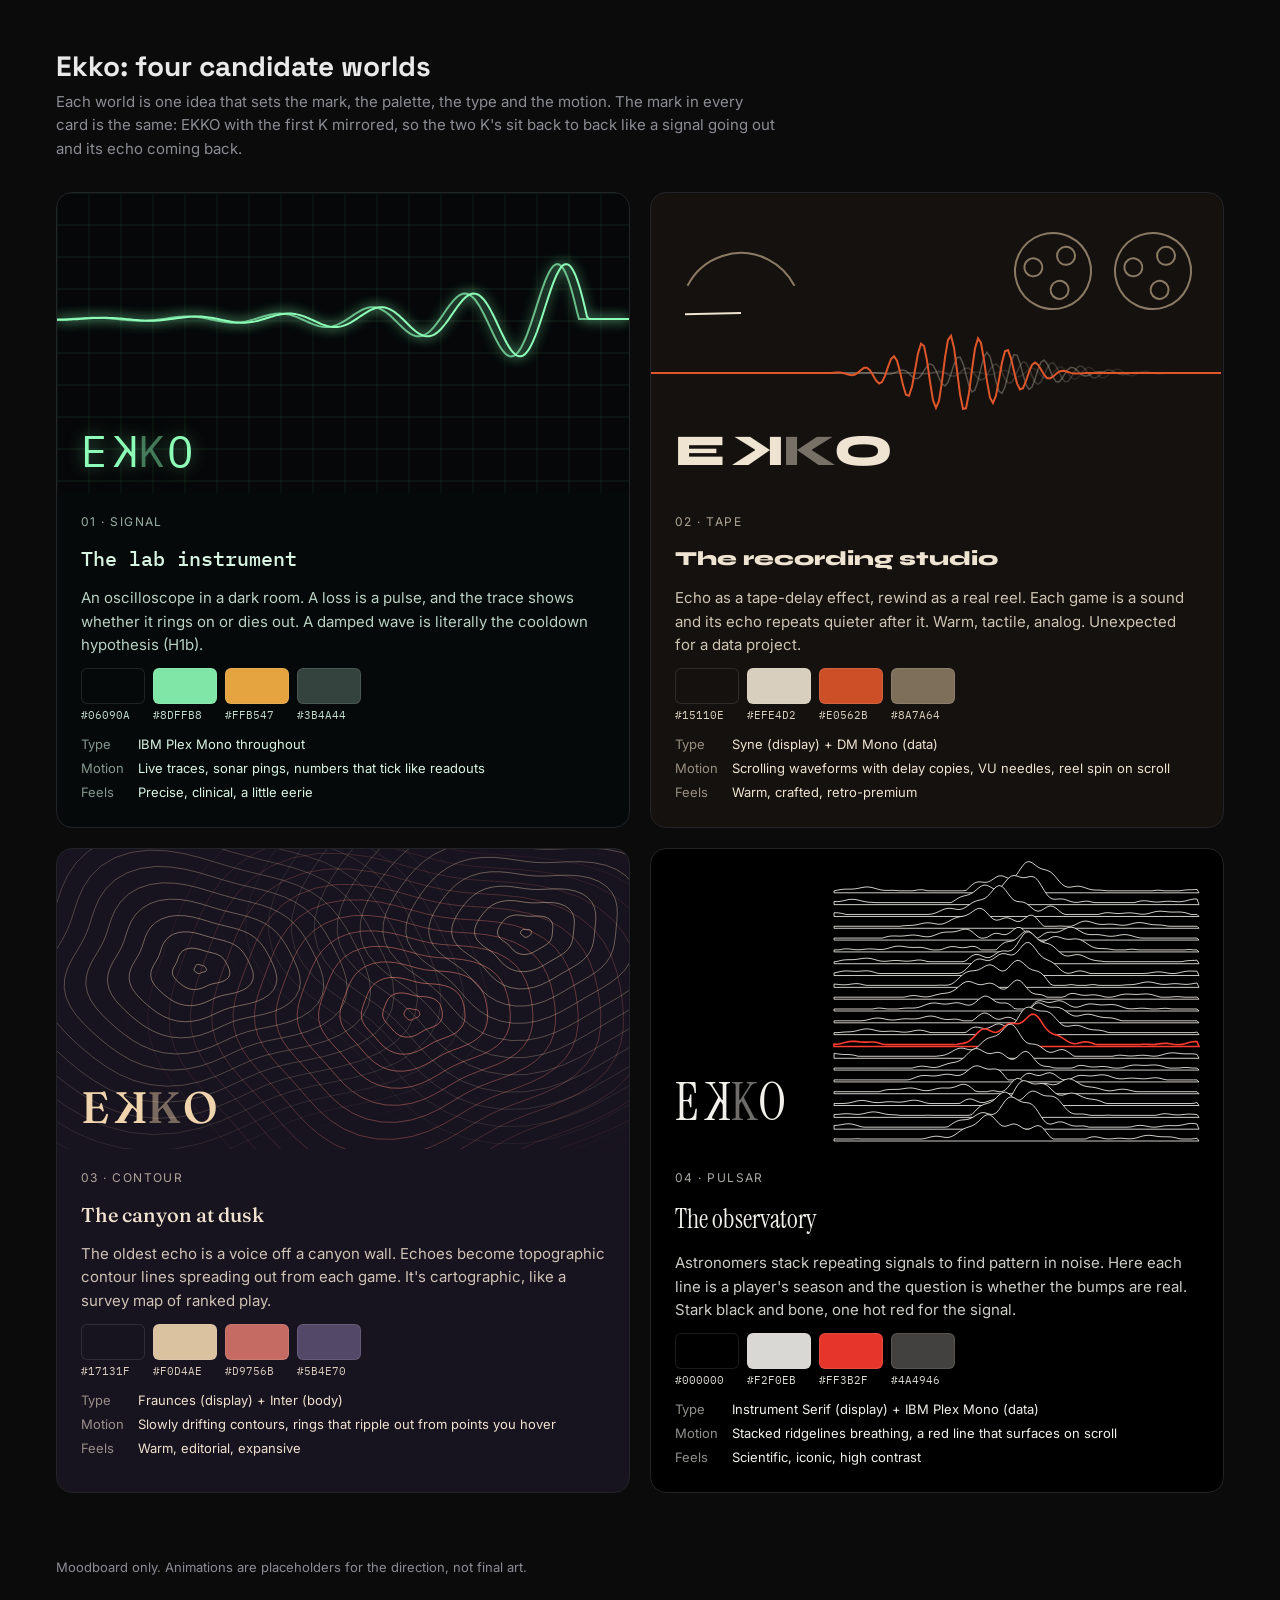
<file: app/web/moodboard.html>
<!doctype html>
<html lang="en">
<head>
  <meta charset="utf-8">
  <meta name="viewport" content="width=device-width, initial-scale=1">
  <title>Ekko Identity Moodboard</title>
  <link rel="preconnect" href="https://fonts.googleapis.com">
  <link rel="preconnect" href="https://fonts.gstatic.com" crossorigin>
  <link href="https://fonts.googleapis.com/css2?family=IBM+Plex+Mono:wght@400;500&family=Space+Grotesk:wght@500;700&family=Fraunces:opsz,wght@9..144,500;9..144,700&family=DM+Mono:wght@400;500&family=Syne:wght@600;800&family=Instrument+Serif&family=Inter:wght@400;500&display=swap" rel="stylesheet">
  <style>
    :root { --bg: #0b0b0c; --text: #e9e9ea; --muted: #8b8d93; --line: #232428; }
    * { box-sizing: border-box; }
    body { margin: 0; background: var(--bg); color: var(--text); font: 15px/1.55 Inter, system-ui, sans-serif; }
    header { max-width: 1200px; margin: 0 auto; padding: 48px 16px 8px; }
    header h1 { font: 700 28px "Space Grotesk", sans-serif; margin: 0 0 6px; }
    header p { color: var(--muted); margin: 0; max-width: 720px; }
    .grid { max-width: 1200px; margin: 0 auto; padding: 24px 16px 64px; display: grid; gap: 20px;
            grid-template-columns: repeat(auto-fit, minmax(520px, 1fr)); }
    @media (max-width: 560px) { .grid { grid-template-columns: 1fr; } }
    .world { border-radius: 16px; overflow: hidden; border: 1px solid var(--line); display: flex; flex-direction: column; }
    .stage { position: relative; height: 300px; }
    .stage canvas { position: absolute; inset: 0; width: 100%; height: 100%; display: block; }
    .mark { position: absolute; left: 24px; bottom: 20px; font-size: 44px; letter-spacing: 0.06em; line-height: 1; }
    .mark .m { display: inline-block; transform: scaleX(-1); }
    .mark .ghost { opacity: 0.45; }
    .body { padding: 20px 24px 24px; display: grid; gap: 12px; }
    .body h2 { margin: 0; font-size: 20px; }
    .tag { font-size: 12px; letter-spacing: 0.12em; text-transform: uppercase; opacity: 0.7; }
    .body p { margin: 0; opacity: 0.85; }
    .swatches { display: flex; gap: 8px; flex-wrap: wrap; }
    .sw { display: grid; gap: 4px; font: 11px "IBM Plex Mono", monospace; opacity: 0.9; }
    .sw i { display: block; width: 64px; height: 36px; border-radius: 6px; border: 1px solid rgba(255,255,255,0.12); }
    dl { display: grid; grid-template-columns: auto 1fr; gap: 4px 14px; margin: 0; font-size: 13px; }
    dt { opacity: 0.6; } dd { margin: 0; }

    /* 1. Signal */
    .signal { background: #06090a; color: #d8f5e4; }
    .signal .mark { font-family: "IBM Plex Mono", monospace; color: #8dffb8; text-shadow: 0 0 18px rgba(141,255,184,0.45); }
    .signal h2 { font-family: "IBM Plex Mono", monospace; font-weight: 500; }
    /* 2. Tape */
    .tape { background: #15110e; color: #efe4d2; }
    .tape .mark { font-family: "Syne", sans-serif; font-weight: 800; color: #efe4d2; }
    .tape h2 { font-family: "Syne", sans-serif; font-weight: 800; }
    /* 3. Contour */
    .contour { background: #17131f; color: #f0e2cf; }
    .contour .mark { font-family: "Fraunces", serif; font-weight: 500; color: #f0d4ae; }
    .contour h2 { font-family: "Fraunces", serif; font-weight: 500; }
    /* 4. Pulsar */
    .pulsar { background: #000; color: #f2f0eb; }
    .pulsar .mark { font-family: "Instrument Serif", serif; color: #f2f0eb; font-size: 52px; }
    .pulsar h2 { font-family: "Instrument Serif", serif; font-weight: 400; font-size: 26px; }
    footer { max-width: 1200px; margin: 0 auto; padding: 0 16px 48px; color: var(--muted); font-size: 13px; }
  </style>
</head>
<body>
  <header>
    <h1>Ekko: four candidate worlds</h1>
    <p>Each world is one idea that sets the mark, the palette, the type and the motion. The mark in every card is the same: EKKO with the first K mirrored, so the two K's sit back to back like a signal going out and its echo coming back.</p>
  </header>

  <div class="grid">
    <section class="world signal">
      <div class="stage"><canvas data-world="signal"></canvas>
        <div class="mark">E<span class="m">K</span><span class="ghost">K</span>O</div></div>
      <div class="body">
        <div class="tag">01 · Signal</div>
        <h2>The lab instrument</h2>
        <p>An oscilloscope in a dark room. A loss is a pulse, and the trace shows whether it rings on or dies out. A damped wave is literally the cooldown hypothesis (H1b).</p>
        <div class="swatches">
          <div class="sw"><i style="background:#06090a"></i>#06090A</div>
          <div class="sw"><i style="background:#8dffb8"></i>#8DFFB8</div>
          <div class="sw"><i style="background:#ffb547"></i>#FFB547</div>
          <div class="sw"><i style="background:#3b4a44"></i>#3B4A44</div>
        </div>
        <dl><dt>Type</dt><dd>IBM Plex Mono throughout</dd>
            <dt>Motion</dt><dd>Live traces, sonar pings, numbers that tick like readouts</dd>
            <dt>Feels</dt><dd>Precise, clinical, a little eerie</dd></dl>
      </div>
    </section>

    <section class="world tape">
      <div class="stage"><canvas data-world="tape"></canvas>
        <div class="mark">E<span class="m">K</span><span class="ghost">K</span>O</div></div>
      <div class="body">
        <div class="tag">02 · Tape</div>
        <h2>The recording studio</h2>
        <p>Echo as a tape-delay effect, rewind as a real reel. Each game is a sound and its echo repeats quieter after it. Warm, tactile, analog. Unexpected for a data project.</p>
        <div class="swatches">
          <div class="sw"><i style="background:#15110e"></i>#15110E</div>
          <div class="sw"><i style="background:#efe4d2"></i>#EFE4D2</div>
          <div class="sw"><i style="background:#e0562b"></i>#E0562B</div>
          <div class="sw"><i style="background:#8a7a64"></i>#8A7A64</div>
        </div>
        <dl><dt>Type</dt><dd>Syne (display) + DM Mono (data)</dd>
            <dt>Motion</dt><dd>Scrolling waveforms with delay copies, VU needles, reel spin on scroll</dd>
            <dt>Feels</dt><dd>Warm, crafted, retro-premium</dd></dl>
      </div>
    </section>

    <section class="world contour">
      <div class="stage"><canvas data-world="contour"></canvas>
        <div class="mark">E<span class="m">K</span><span class="ghost">K</span>O</div></div>
      <div class="body">
        <div class="tag">03 · Contour</div>
        <h2>The canyon at dusk</h2>
        <p>The oldest echo is a voice off a canyon wall. Echoes become topographic contour lines spreading out from each game. It's cartographic, like a survey map of ranked play.</p>
        <div class="swatches">
          <div class="sw"><i style="background:#17131f"></i>#17131F</div>
          <div class="sw"><i style="background:#f0d4ae"></i>#F0D4AE</div>
          <div class="sw"><i style="background:#d9756b"></i>#D9756B</div>
          <div class="sw"><i style="background:#5b4e70"></i>#5B4E70</div>
        </div>
        <dl><dt>Type</dt><dd>Fraunces (display) + Inter (body)</dd>
            <dt>Motion</dt><dd>Slowly drifting contours, rings that ripple out from points you hover</dd>
            <dt>Feels</dt><dd>Warm, editorial, expansive</dd></dl>
      </div>
    </section>

    <section class="world pulsar">
      <div class="stage"><canvas data-world="pulsar"></canvas>
        <div class="mark">E<span class="m">K</span><span class="ghost">K</span>O</div></div>
      <div class="body">
        <div class="tag">04 · Pulsar</div>
        <h2>The observatory</h2>
        <p>Astronomers stack repeating signals to find pattern in noise. Here each line is a player's season and the question is whether the bumps are real. Stark black and bone, one hot red for the signal.</p>
        <div class="swatches">
          <div class="sw"><i style="background:#000000"></i>#000000</div>
          <div class="sw"><i style="background:#f2f0eb"></i>#F2F0EB</div>
          <div class="sw"><i style="background:#ff3b2f"></i>#FF3B2F</div>
          <div class="sw"><i style="background:#4a4946"></i>#4A4946</div>
        </div>
        <dl><dt>Type</dt><dd>Instrument Serif (display) + IBM Plex Mono (data)</dd>
            <dt>Motion</dt><dd>Stacked ridgelines breathing, a red line that surfaces on scroll</dd>
            <dt>Feels</dt><dd>Scientific, iconic, high contrast</dd></dl>
      </div>
    </section>
  </div>
  <footer>Moodboard only. Animations are placeholders for the direction, not final art.</footer>

  <script>
    const reduce = matchMedia("(prefers-reduced-motion: reduce)").matches;

    function setup(canvas) {
      const ctx = canvas.getContext("2d");
      const fit = () => {
        const r = canvas.getBoundingClientRect(), d = devicePixelRatio || 1;
        canvas.width = r.width * d; canvas.height = r.height * d;
        ctx.setTransform(d, 0, 0, d, 0, 0);
        return [r.width, r.height];
      };
      let size = fit();
      addEventListener("resize", () => { size = fit(); });
      return { ctx, size: () => size };
    }

    const worlds = {
      signal({ ctx, size }) {
        const pings = [];
        return (t) => {
          const [w, h] = size();
          ctx.fillStyle = "rgba(6,9,10,0.28)"; ctx.fillRect(0, 0, w, h);
          ctx.strokeStyle = "rgba(141,255,184,0.06)"; ctx.lineWidth = 1;
          for (let x = 0; x < w; x += 32) { ctx.beginPath(); ctx.moveTo(x, 0); ctx.lineTo(x, h); ctx.stroke(); }
          for (let y = 0; y < h; y += 32) { ctx.beginPath(); ctx.moveTo(0, y); ctx.lineTo(w, y); ctx.stroke(); }
          // damped oscillation: a loss pulse every ~2.4s that rings and decays
          const period = 2.4, phase = (t / 1000) % period;
          ctx.beginPath();
          for (let x = 0; x <= w; x += 2) {
            const s = phase - (x / w) * period * 0.9;
            const amp = s > 0 ? Math.exp(-s * 2.2) * Math.sin(s * 18) * h * 0.22 : 0;
            const y = h * 0.42 - amp;
            x ? ctx.lineTo(x, y) : ctx.moveTo(x, y);
          }
          ctx.strokeStyle = "#8dffb8"; ctx.lineWidth = 2; ctx.shadowColor = "#8dffb8"; ctx.shadowBlur = 12; ctx.stroke(); ctx.shadowBlur = 0;
          if (phase < 0.02 && (!pings.length || t - pings[pings.length - 1].t > 1000)) pings.push({ t, x: w * 0.8, y: h * 0.3 });
          for (const p of pings) {
            const a = (t - p.t) / 1800; if (a > 1) continue;
            ctx.beginPath(); ctx.arc(p.x, p.y, a * 120, 0, Math.PI * 2);
            ctx.strokeStyle = `rgba(255,181,71,${1 - a})`; ctx.lineWidth = 1.5; ctx.stroke();
          }
        };
      },
      tape({ ctx, size }) {
        return (t) => {
          const [w, h] = size();
          ctx.clearRect(0, 0, w, h);
          const s = t / 1000;
          // reels
          for (const [cx, dir] of [[w - 170, 1], [w - 70, 1]]) {
            ctx.save(); ctx.translate(cx, 78); ctx.rotate(s * 1.4 * dir);
            ctx.strokeStyle = "#8a7a64"; ctx.lineWidth = 2;
            ctx.beginPath(); ctx.arc(0, 0, 38, 0, Math.PI * 2); ctx.stroke();
            for (let i = 0; i < 3; i++) { ctx.rotate(Math.PI * 2 / 3); ctx.beginPath(); ctx.arc(0, -20, 9, 0, Math.PI * 2); ctx.stroke(); }
            ctx.restore();
          }
          // waveform plus three delay copies, each fainter and later
          const base = h * 0.6;
          for (let k = 3; k >= 0; k--) {
            ctx.beginPath();
            for (let x = 0; x <= w; x += 3) {
              const u = x / w * 14 - s * 2 - k * 0.9;
              const env = Math.max(0, Math.sin(u * 0.45)) ** 3;
              const y = base + Math.sin(u * 9) * env * 38 * Math.pow(0.55, k);
              x ? ctx.lineTo(x, y) : ctx.moveTo(x, y);
            }
            ctx.strokeStyle = k === 0 ? "#e0562b" : `rgba(239,228,210,${0.5 * Math.pow(0.6, k)})`;
            ctx.lineWidth = k === 0 ? 2 : 1.5; ctx.stroke();
          }
          // VU meter
          const level = 0.5 + 0.4 * Math.sin(s * 3.1) * Math.sin(s * 1.3);
          ctx.save(); ctx.translate(90, 120);
          ctx.strokeStyle = "#8a7a64"; ctx.beginPath(); ctx.arc(0, 0, 60, Math.PI * 1.15, Math.PI * 1.85); ctx.stroke();
          ctx.rotate(-Math.PI / 2 + (level - 0.5) * 1.6);
          ctx.strokeStyle = "#efe4d2"; ctx.lineWidth = 2; ctx.beginPath(); ctx.moveTo(0, 0); ctx.lineTo(0, -56); ctx.stroke();
          ctx.restore();
        };
      },
      contour({ ctx, size }) {
        const sources = [[0.25, 0.4, 0], [0.62, 0.55, 1.7], [0.82, 0.28, 3.1]];
        return (t) => {
          const [w, h] = size();
          ctx.clearRect(0, 0, w, h);
          const s = t / 1000;
          sources.forEach(([sx, sy, off], i) => {
            for (let r = 0; r < 14; r++) {
              const rad = ((r * 22 + (s + off) * 14) % 308);
              const a = 1 - rad / 308;
              ctx.beginPath();
              for (let k = 0; k <= 64; k++) {
                const th = (k / 64) * Math.PI * 2;
                const wob = 1 + 0.08 * Math.sin(th * 3 + s * 0.6 + i) + 0.05 * Math.sin(th * 5 - s * 0.4);
                const x = sx * w + Math.cos(th) * rad * wob, y = sy * h + Math.sin(th) * rad * wob * 0.7;
                k ? ctx.lineTo(x, y) : ctx.moveTo(x, y);
              }
              ctx.strokeStyle = i === 1 ? `rgba(217,117,107,${a * 0.8})` : `rgba(240,212,174,${a * 0.55})`;
              ctx.lineWidth = 1; ctx.stroke();
            }
          });
        };
      },
      pulsar({ ctx, size }) {
        const seeds = Array.from({ length: 22 }, (_, i) => [Math.random() * 10, Math.random() * 10, i]);
        return (t) => {
          const [w, h] = size();
          ctx.clearRect(0, 0, w, h);
          const s = t / 1000, rows = seeds.length, gap = (h - 40) / rows, left = w * 0.32, right = w - 24;
          seeds.forEach(([a, b, i]) => {
            const y0 = 30 + i * gap + gap;
            ctx.beginPath();
            for (let x = left; x <= right; x += 3) {
              const u = (x - left) / (right - left);
              const centre = Math.exp(-((u - 0.5) ** 2) / 0.02);
              const n = Math.sin(u * 40 + a + s * 0.8) * 0.5 + Math.sin(u * 87 + b - s * 0.5) * 0.3 + Math.sin(u * 13 + s * 0.3 + i);
              const y = y0 - Math.max(0, centre * (14 + n * 9) + n * 2.2);
              x === left ? ctx.moveTo(x, y) : ctx.lineTo(x, y);
            }
            ctx.lineTo(right, y0 + 2); ctx.lineTo(left, y0 + 2); ctx.closePath();
            ctx.fillStyle = "#000"; ctx.fill();
            ctx.strokeStyle = i === 13 ? "#ff3b2f" : "rgba(242,240,235,0.85)"; ctx.lineWidth = i === 13 ? 1.6 : 1; ctx.stroke();
          });
        };
      },
    };

    const loops = [...document.querySelectorAll("canvas[data-world]")].map((c) => worlds[c.dataset.world](setup(c)));
    const frame = (t) => { loops.forEach((draw) => draw(t)); if (!reduce) requestAnimationFrame(frame); };
    requestAnimationFrame(frame);
  </script>
</body>
</html>
</file>
